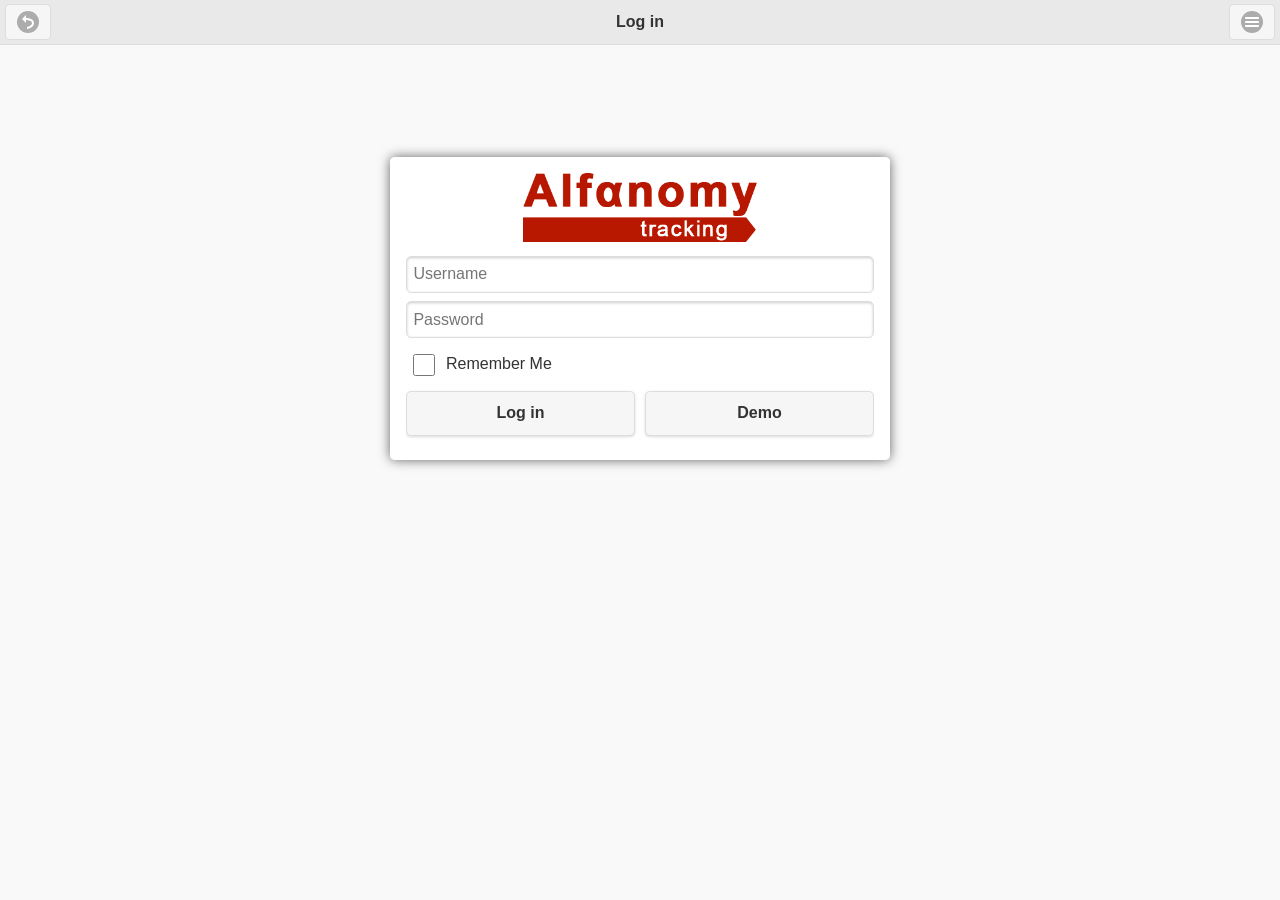
<file: web/index.html>
﻿<!DOCTYPE html>
<html>
<head>
    <meta http-equiv="content-type" content="text/html; charset=utf-8">
    <meta name="viewport" content="width=device-width, initial-scale=1">
    <meta name="google" content="notranslate">
    <meta name="apple-mobile-web-app-capable" content="yes">
    <meta name="mobile-web-app-capable" content="yes">
    <meta name="apple-mobile-web-app-status-bar-style" content="default">
    <link rel="apple-touch-icon" href="brand/images/apple-touch-icon.png">
    <link href="lib/leaflet/0.7.3/leaflet.css" rel="stylesheet" />
    <link href="lib/fa/4.2.0/css/font-awesome.min.css" rel="stylesheet" />
    <link href="lib/lam/2.0/leaflet.awesome-markers.css" rel="stylesheet" />
    <link href="styles.css" rel="stylesheet" />
    <link href="brand/styles.css" rel="stylesheet" />
</head>
<body>
    <script src="lib/leaflet/0.7.3/leaflet.js"></script>
    <script src="lib/lam/2.0/leaflet.awesome-markers.min.js"></script>
    <script src="svraddr.js"></script>
    <script src="code.js"></script>
</body>
</html>
</file>
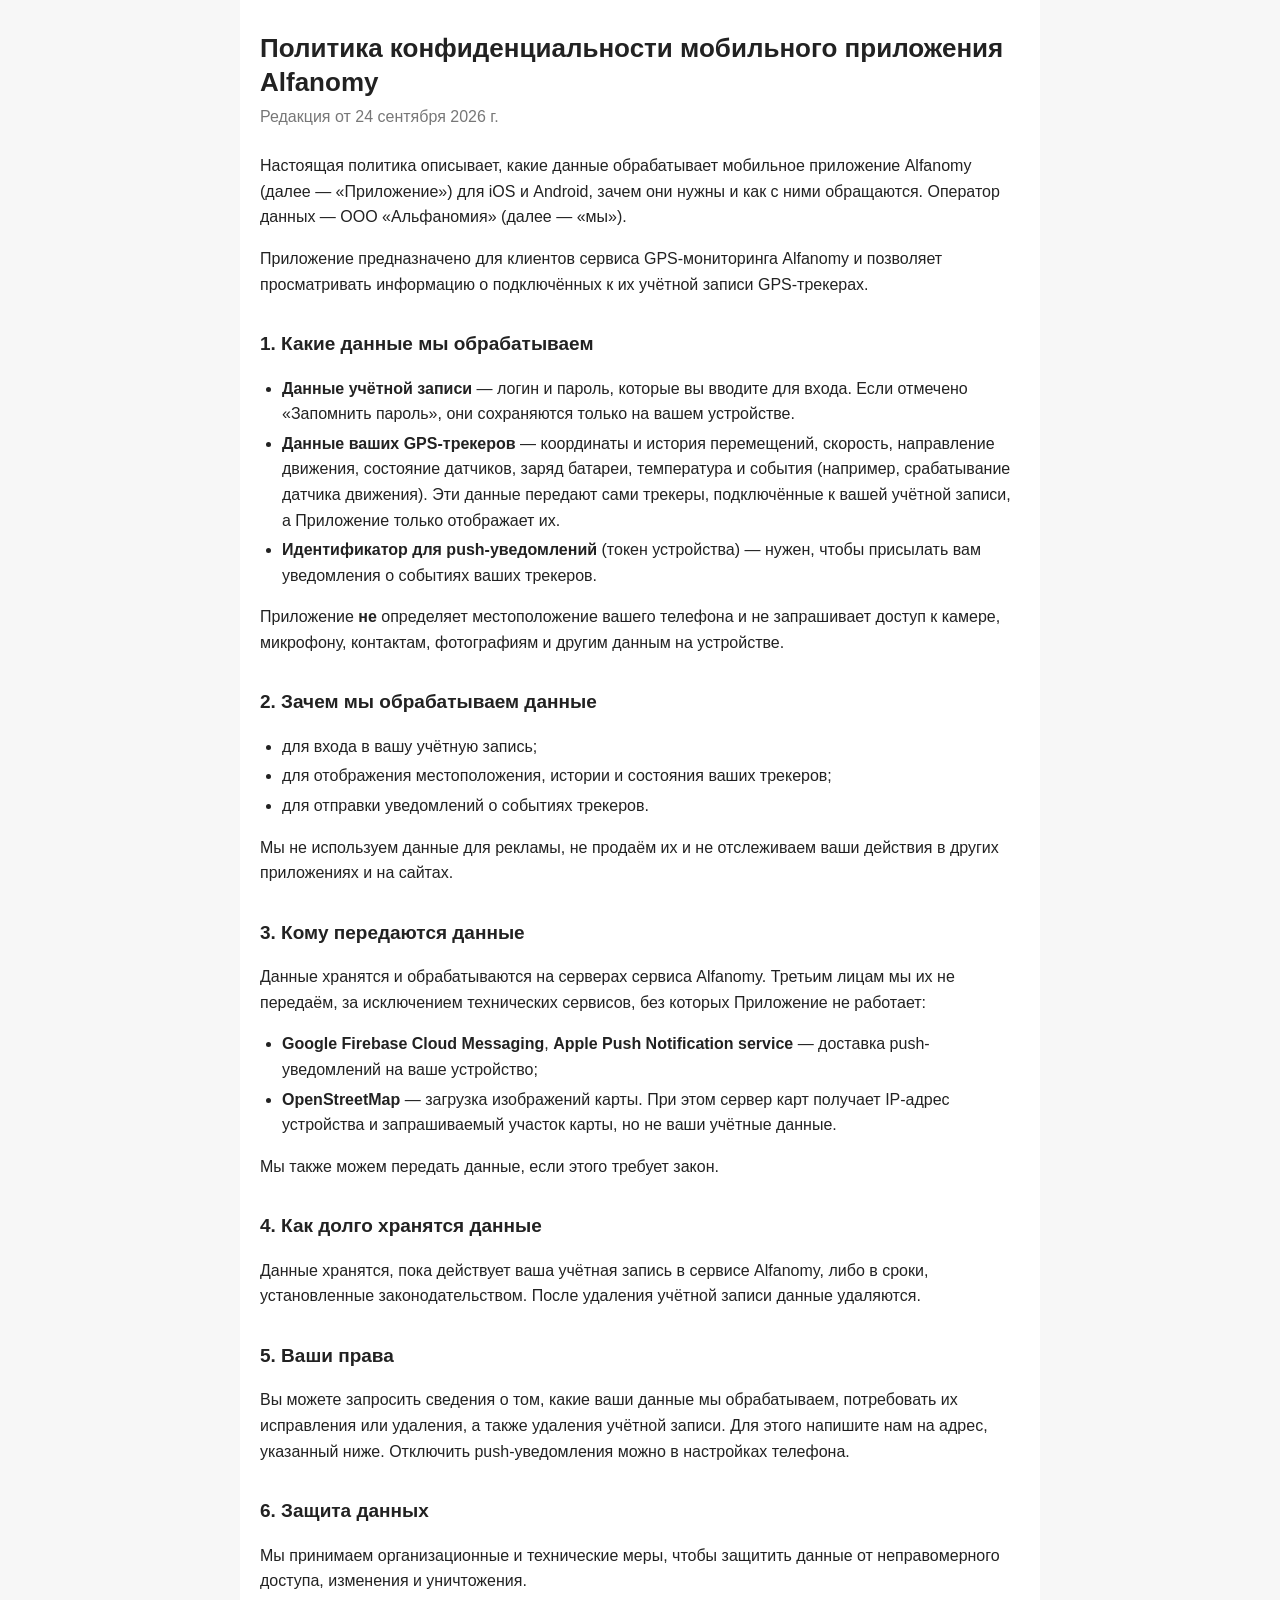
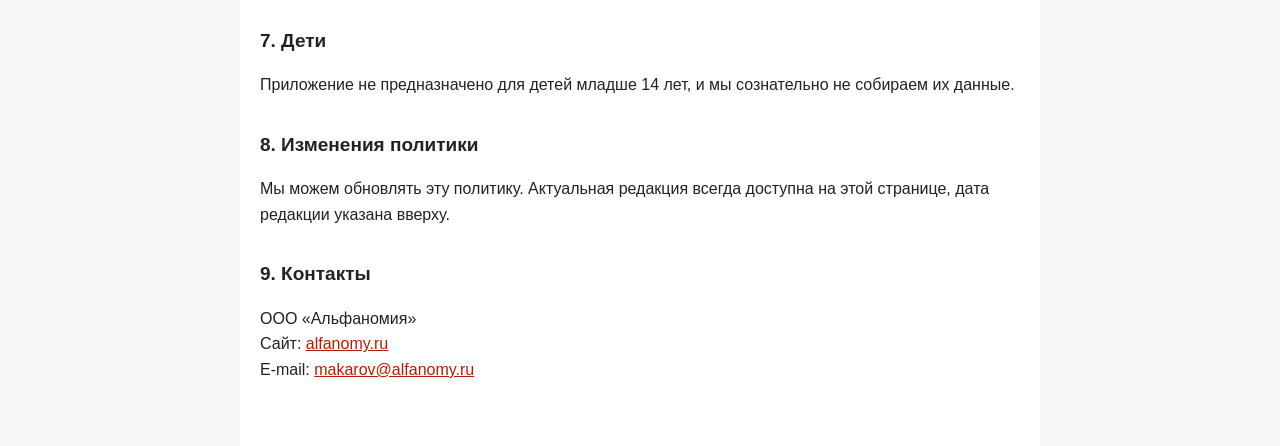
<file: docs/privacy/index.html>
<!DOCTYPE html>
<html lang="ru">
<head>
<meta charset="utf-8">
<meta name="viewport" content="width=device-width, initial-scale=1">
<title>Политика конфиденциальности — Alfanomy</title>
<style>
  body { margin: 0; background: #f7f7f7; color: #222; font: 16px/1.6 -apple-system, "Segoe UI", Roboto, Arial, sans-serif; }
  main { max-width: 760px; margin: 0 auto; padding: 32px 20px 48px; background: #fff; }
  h1 { font-size: 26px; line-height: 1.3; margin: 0 0 4px; }
  h2 { font-size: 19px; margin: 32px 0 8px; }
  .date { color: #777; margin: 0 0 24px; }
  ul { padding-left: 22px; }
  li { margin: 4px 0; }
  a { color: #b71c00; }
</style>
</head>
<body>
<main>
<h1>Политика конфиденциальности мобильного приложения Alfanomy</h1>
<p class="date">Редакция от 24 сентября 2026 г.</p>

<p>Настоящая политика описывает, какие данные обрабатывает мобильное приложение Alfanomy
(далее — «Приложение») для iOS и Android, зачем они нужны и как с ними обращаются.
Оператор данных — ООО «Альфаномия» (далее — «мы»).</p>

<p>Приложение предназначено для клиентов сервиса GPS-мониторинга Alfanomy и позволяет
просматривать информацию о подключённых к их учётной записи GPS-трекерах.</p>

<h2>1. Какие данные мы обрабатываем</h2>
<ul>
  <li><b>Данные учётной записи</b> — логин и пароль, которые вы вводите для входа.
      Если отмечено «Запомнить пароль», они сохраняются только на вашем устройстве.</li>
  <li><b>Данные ваших GPS-трекеров</b> — координаты и история перемещений, скорость,
      направление движения, состояние датчиков, заряд батареи, температура и события
      (например, срабатывание датчика движения). Эти данные передают сами трекеры,
      подключённые к вашей учётной записи, а Приложение только отображает их.</li>
  <li><b>Идентификатор для push-уведомлений</b> (токен устройства) — нужен, чтобы
      присылать вам уведомления о событиях ваших трекеров.</li>
</ul>

<p>Приложение <b>не</b> определяет местоположение вашего телефона и не запрашивает доступ
к камере, микрофону, контактам, фотографиям и другим данным на устройстве.</p>

<h2>2. Зачем мы обрабатываем данные</h2>
<ul>
  <li>для входа в вашу учётную запись;</li>
  <li>для отображения местоположения, истории и состояния ваших трекеров;</li>
  <li>для отправки уведомлений о событиях трекеров.</li>
</ul>
<p>Мы не используем данные для рекламы, не продаём их и не отслеживаем ваши действия
в других приложениях и на сайтах.</p>

<h2>3. Кому передаются данные</h2>
<p>Данные хранятся и обрабатываются на серверах сервиса Alfanomy. Третьим лицам мы
их не передаём, за исключением технических сервисов, без которых Приложение не работает:</p>
<ul>
  <li><b>Google Firebase Cloud Messaging</b>, <b>Apple Push Notification service</b> —
      доставка push-уведомлений на ваше устройство;</li>
  <li><b>OpenStreetMap</b> — загрузка изображений карты. При этом сервер карт получает
      IP-адрес устройства и запрашиваемый участок карты, но не ваши учётные данные.</li>
</ul>
<p>Мы также можем передать данные, если этого требует закон.</p>

<h2>4. Как долго хранятся данные</h2>
<p>Данные хранятся, пока действует ваша учётная запись в сервисе Alfanomy, либо в сроки,
установленные законодательством. После удаления учётной записи данные удаляются.</p>

<h2>5. Ваши права</h2>
<p>Вы можете запросить сведения о том, какие ваши данные мы обрабатываем, потребовать их
исправления или удаления, а также удаления учётной записи. Для этого напишите нам на
адрес, указанный ниже. Отключить push-уведомления можно в настройках телефона.</p>

<h2>6. Защита данных</h2>
<p>Мы принимаем организационные и технические меры, чтобы защитить данные от
неправомерного доступа, изменения и уничтожения.</p>

<h2>7. Дети</h2>
<p>Приложение не предназначено для детей младше 14 лет, и мы сознательно не собираем
их данные.</p>

<h2>8. Изменения политики</h2>
<p>Мы можем обновлять эту политику. Актуальная редакция всегда доступна на этой
странице, дата редакции указана вверху.</p>

<h2>9. Контакты</h2>
<p>ООО «Альфаномия»<br>
Сайт: <a href="https://alfanomy.ru">alfanomy.ru</a><br>
E-mail: <a href="mailto:makarov@alfanomy.ru">makarov@alfanomy.ru</a></p>
</main>
</body>
</html>
</file>
<file: web/lib/leaflet/0.7.3/leaflet.css>
﻿.leaflet-map-pane,.leaflet-tile,.leaflet-marker-icon,.leaflet-marker-shadow,.leaflet-tile-pane,.leaflet-tile-container,.leaflet-overlay-pane,.leaflet-shadow-pane,.leaflet-marker-pane,.leaflet-popup-pane,.leaflet-overlay-pane svg,.leaflet-zoom-box,.leaflet-image-layer,.leaflet-layer{position:absolute;left:0;top:0}.leaflet-container{overflow:hidden;-ms-touch-action:none}.leaflet-tile,.leaflet-marker-icon,.leaflet-marker-shadow{-webkit-user-select:none;-moz-user-select:none;user-select:none;-webkit-user-drag:none}.leaflet-marker-icon,.leaflet-marker-shadow{display:block}.leaflet-container img{max-width:none!important}.leaflet-container img.leaflet-image-layer{max-width:15000px!important}.leaflet-tile{filter:inherit;visibility:hidden}.leaflet-tile-loaded{visibility:inherit}.leaflet-zoom-box{width:0;height:0}.leaflet-overlay-pane svg{-moz-user-select:none}.leaflet-tile-pane{z-index:2}.leaflet-objects-pane{z-index:3}.leaflet-overlay-pane{z-index:4}.leaflet-shadow-pane{z-index:5}.leaflet-marker-pane{z-index:6}.leaflet-popup-pane{z-index:7}.leaflet-vml-shape{width:1px;height:1px}.lvml{behavior:url(#default#VML);display:inline-block;position:absolute}.leaflet-control{position:relative;z-index:7;pointer-events:auto}.leaflet-top,.leaflet-bottom{position:absolute;z-index:1000;pointer-events:none}.leaflet-top{top:0}.leaflet-right{right:0}.leaflet-bottom{bottom:0}.leaflet-left{left:0}.leaflet-control{float:left;clear:both}.leaflet-right .leaflet-control{float:right}.leaflet-top .leaflet-control{margin-top:10px}.leaflet-bottom .leaflet-control{margin-bottom:10px}.leaflet-left .leaflet-control{margin-left:10px}.leaflet-right .leaflet-control{margin-right:10px}.leaflet-fade-anim .leaflet-tile,.leaflet-fade-anim .leaflet-popup{opacity:0;-webkit-transition:opacity .2s linear;-moz-transition:opacity .2s linear;-o-transition:opacity .2s linear;transition:opacity .2s linear}.leaflet-fade-anim .leaflet-tile-loaded,.leaflet-fade-anim .leaflet-map-pane .leaflet-popup{opacity:1}.leaflet-zoom-anim .leaflet-zoom-animated{-webkit-transition:-webkit-transform .25s cubic-bezier(0,0,0.25,1);-moz-transition:-moz-transform .25s cubic-bezier(0,0,0.25,1);-o-transition:-o-transform .25s cubic-bezier(0,0,0.25,1);transition:transform .25s cubic-bezier(0,0,0.25,1)}.leaflet-zoom-anim .leaflet-tile,.leaflet-pan-anim .leaflet-tile,.leaflet-touching .leaflet-zoom-animated{-webkit-transition:none;-moz-transition:none;-o-transition:none;transition:none}.leaflet-zoom-anim .leaflet-zoom-hide{visibility:hidden}.leaflet-clickable{cursor:pointer}.leaflet-container{cursor:-webkit-grab;cursor:-moz-grab}.leaflet-popup-pane,.leaflet-control{cursor:auto}.leaflet-dragging .leaflet-container,.leaflet-dragging .leaflet-clickable{cursor:move;cursor:-webkit-grabbing;cursor:-moz-grabbing}.leaflet-container{background:#ddd;outline:0}.leaflet-container a{color:#0078a8}.leaflet-container a.leaflet-active{outline:2px solid orange}.leaflet-zoom-box{border:2px dotted #38f;background:rgba(255,255,255,0.5)}.leaflet-container{font:12px/1.5 "Helvetica Neue",Arial,Helvetica,sans-serif}.leaflet-bar{box-shadow:0 1px 5px rgba(0,0,0,0.65);border-radius:4px}.leaflet-bar a,.leaflet-bar a:hover{background-color:#fff;border-bottom:1px solid #ccc;width:26px;height:26px;line-height:26px;display:block;text-align:center;text-decoration:none;color:black}.leaflet-bar a,.leaflet-control-layers-toggle{background-position:50% 50%;background-repeat:no-repeat;display:block}.leaflet-bar a:hover{background-color:#f4f4f4}.leaflet-bar a:first-child{border-top-left-radius:4px;border-top-right-radius:4px}.leaflet-bar a:last-child{border-bottom-left-radius:4px;border-bottom-right-radius:4px;border-bottom:0}.leaflet-bar a.leaflet-disabled{cursor:default;background-color:#f4f4f4;color:#bbb}.leaflet-touch .leaflet-bar a{width:30px;height:30px;line-height:30px}.leaflet-control-zoom-in,.leaflet-control-zoom-out{font:bold 18px 'Lucida Console',Monaco,monospace;text-indent:1px}.leaflet-control-zoom-out{font-size:20px}.leaflet-touch .leaflet-control-zoom-in{font-size:22px}.leaflet-touch .leaflet-control-zoom-out{font-size:24px}.leaflet-control-layers{box-shadow:0 1px 5px rgba(0,0,0,0.4);background:#fff;border-radius:5px}.leaflet-control-layers-toggle{background-image:url(images/layers.png);width:36px;height:36px}.leaflet-retina .leaflet-control-layers-toggle{background-image:url(images/layers-2x.png);background-size:26px 26px}.leaflet-touch .leaflet-control-layers-toggle{width:44px;height:44px}.leaflet-control-layers .leaflet-control-layers-list,.leaflet-control-layers-expanded .leaflet-control-layers-toggle{display:none}.leaflet-control-layers-expanded .leaflet-control-layers-list{display:block;position:relative}.leaflet-control-layers-expanded{padding:6px 10px 6px 6px;color:#333;background:#fff}.leaflet-control-layers-selector{margin-top:2px;position:relative;top:1px}.leaflet-control-layers label{display:block}.leaflet-control-layers-separator{height:0;border-top:1px solid #ddd;margin:5px -10px 5px -6px}.leaflet-container .leaflet-control-attribution{background:#fff;background:rgba(255,255,255,0.7);margin:0}.leaflet-control-attribution,.leaflet-control-scale-line{padding:0 5px;color:#333}.leaflet-control-attribution a{text-decoration:none}.leaflet-control-attribution a:hover{text-decoration:underline}.leaflet-container .leaflet-control-attribution,.leaflet-container .leaflet-control-scale{font-size:11px}.leaflet-left .leaflet-control-scale{margin-left:5px}.leaflet-bottom .leaflet-control-scale{margin-bottom:5px}.leaflet-control-scale-line{border:2px solid #777;border-top:0;line-height:1.1;padding:2px 5px 1px;font-size:11px;white-space:nowrap;overflow:hidden;-moz-box-sizing:content-box;box-sizing:content-box;background:#fff;background:rgba(255,255,255,0.5)}.leaflet-control-scale-line:not(:first-child){border-top:2px solid #777;border-bottom:0;margin-top:-2px}.leaflet-control-scale-line:not(:first-child):not(:last-child){border-bottom:2px solid #777}.leaflet-touch .leaflet-control-attribution,.leaflet-touch .leaflet-control-layers,.leaflet-touch .leaflet-bar{box-shadow:none}.leaflet-touch .leaflet-control-layers,.leaflet-touch .leaflet-bar{border:2px solid rgba(0,0,0,0.2);background-clip:padding-box}.leaflet-popup{position:absolute;text-align:center}.leaflet-popup-content-wrapper{padding:1px;text-align:left;border-radius:12px}.leaflet-popup-content{margin:13px 19px;line-height:1.4}.leaflet-popup-content p{margin:18px 0}.leaflet-popup-tip-container{margin:0 auto;width:40px;height:20px;position:relative;overflow:hidden}.leaflet-popup-tip{width:17px;height:17px;padding:1px;margin:-10px auto 0;-webkit-transform:rotate(45deg);-moz-transform:rotate(45deg);-ms-transform:rotate(45deg);-o-transform:rotate(45deg);transform:rotate(45deg)}.leaflet-popup-content-wrapper,.leaflet-popup-tip{background:white;box-shadow:0 3px 14px rgba(0,0,0,0.4)}.leaflet-container a.leaflet-popup-close-button{position:absolute;top:0;right:0;padding:4px 4px 0 0;text-align:center;width:18px;height:14px;font:16px/14px Tahoma,Verdana,sans-serif;color:#c3c3c3;text-decoration:none;font-weight:bold;background:transparent}.leaflet-container a.leaflet-popup-close-button:hover{color:#999}.leaflet-popup-scrolled{overflow:auto;border-bottom:1px solid #ddd;border-top:1px solid #ddd}.leaflet-oldie .leaflet-popup-content-wrapper{zoom:1}.leaflet-oldie .leaflet-popup-tip{width:24px;margin:0 auto;-ms-filter:"progid:DXImageTransform.Microsoft.Matrix(M11=0.70710678, M12=0.70710678, M21=-0.70710678, M22=0.70710678)";filter:progid:DXImageTransform.Microsoft.Matrix(M11=0.70710678,M12=0.70710678,M21=-0.70710678,M22=0.70710678)}.leaflet-oldie .leaflet-popup-tip-container{margin-top:-1px}.leaflet-oldie .leaflet-control-zoom,.leaflet-oldie .leaflet-control-layers,.leaflet-oldie .leaflet-popup-content-wrapper,.leaflet-oldie .leaflet-popup-tip{border:1px solid #999}.leaflet-div-icon{background:#fff;border:1px solid #666}
</file>
<file: web/lib/lam/2.0/leaflet.awesome-markers.css>
﻿.awesome-marker{background:url('images/markers-soft.png') no-repeat 0 0;width:35px;height:46px;position:absolute;left:0;top:0;display:block;text-align:center}.awesome-marker-shadow{background:url('images/markers-shadow.png') no-repeat 0 0;width:36px;height:16px}@media(min--moz-device-pixel-ratio:1.5),(-o-min-device-pixel-ratio:3/2),(-webkit-min-device-pixel-ratio:1.5),(min-device-pixel-ratio:1.5),(min-resolution:1.5dppx){.awesome-marker{background-image:url('images/markers-soft@2x.png');background-size:720px 46px}.awesome-marker-shadow{background-image:url('images/markers-shadow@2x.png');background-size:35px 16px}}.awesome-marker i{color:#333;margin-top:10px;display:inline-block;font-size:14px}.awesome-marker .icon-white{color:#fff}.awesome-marker-icon-red{background-position:0 0}.awesome-marker-icon-darkred{background-position:-180px 0}.awesome-marker-icon-lightred{background-position:-360px 0}.awesome-marker-icon-orange{background-position:-36px 0}.awesome-marker-icon-beige{background-position:-396px 0}.awesome-marker-icon-green{background-position:-72px 0}.awesome-marker-icon-darkgreen{background-position:-252px 0}.awesome-marker-icon-lightgreen{background-position:-432px 0}.awesome-marker-icon-blue{background-position:-108px 0}.awesome-marker-icon-darkblue{background-position:-216px 0}.awesome-marker-icon-lightblue{background-position:-468px 0}.awesome-marker-icon-purple{background-position:-144px 0}.awesome-marker-icon-darkpurple{background-position:-288px 0}.awesome-marker-icon-pink{background-position:-504px 0}.awesome-marker-icon-cadetblue{background-position:-324px 0}.awesome-marker-icon-white{background-position:-574px 0}.awesome-marker-icon-gray{background-position:-648px 0}.awesome-marker-icon-lightgray{background-position:-612px 0}.awesome-marker-icon-black{background-position:-682px 0}
</file>
<file: web/brand/styles.css>
﻿.ui-alt-icon.ui-btn:after,.ui-alt-icon .ui-btn:after,html .ui-alt-icon.ui-checkbox-off:after,html .ui-alt-icon.ui-radio-off:after,html .ui-alt-icon .ui-checkbox-off:after,html .ui-alt-icon .ui-radio-off:after{background-color:transparent}
</file>
